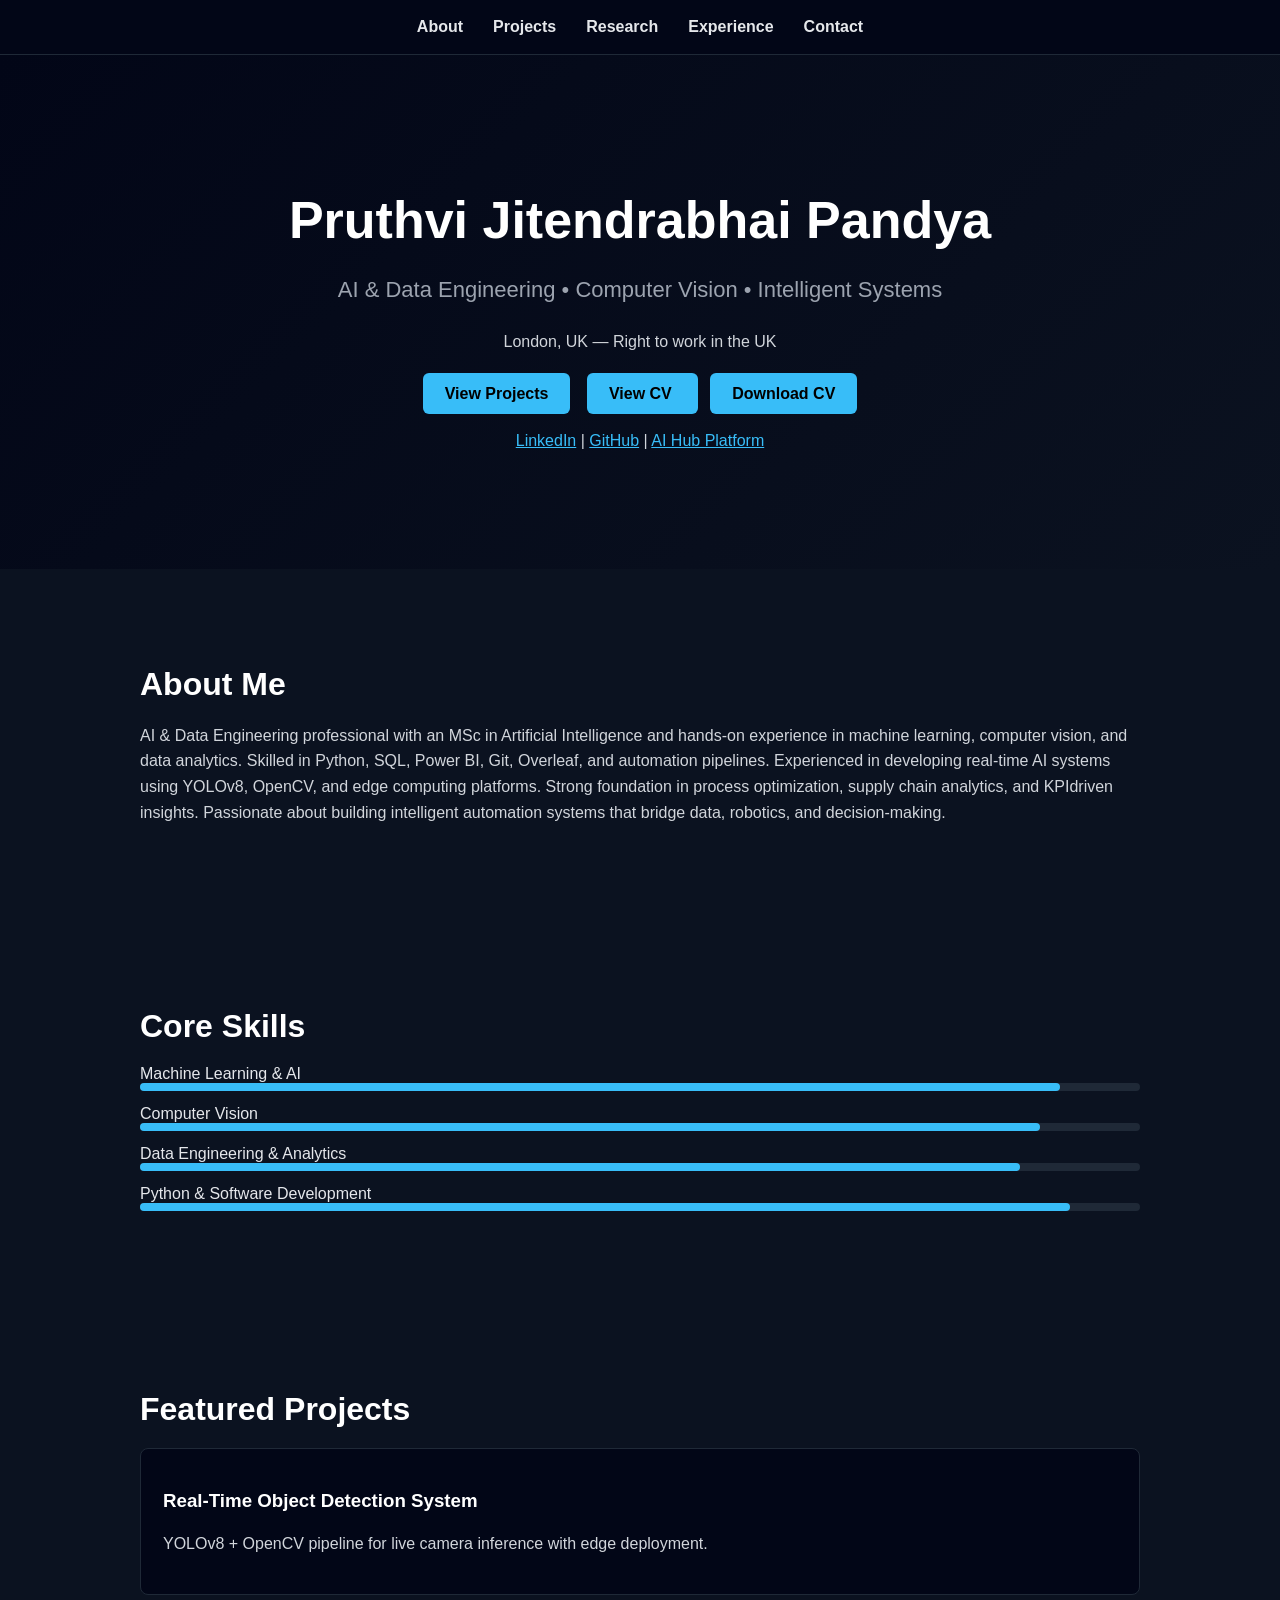
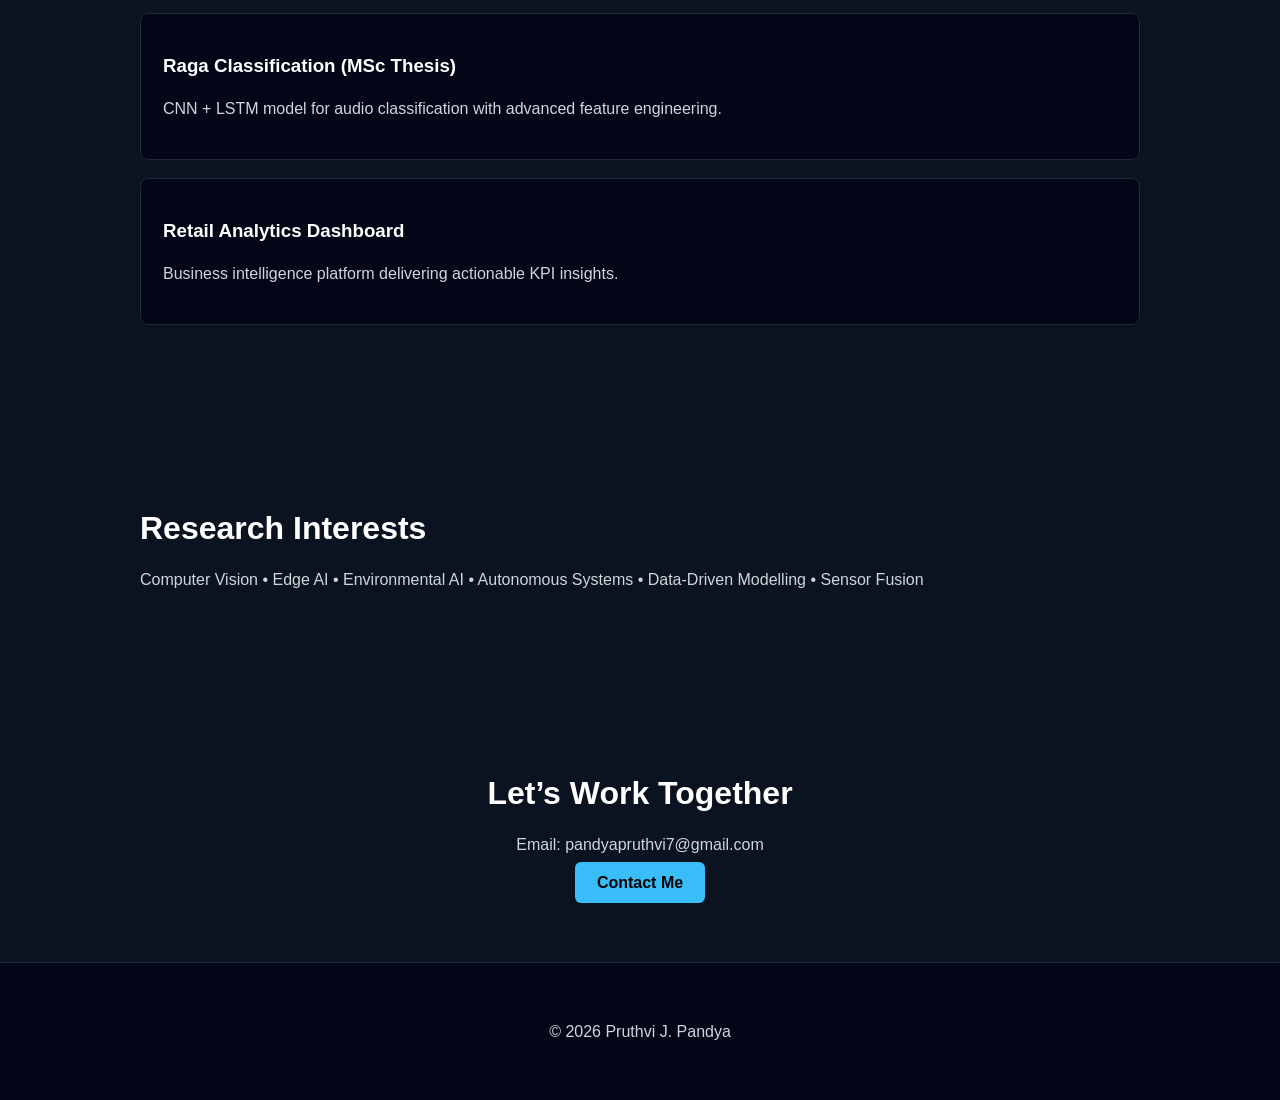
<file: index.html>
<!DOCTYPE html>
<html lang="en">
<head>
<meta charset="UTF-8">
<meta name="viewport" content="width=device-width, initial-scale=1.0">

<title>Pruthvi Pandya — AI Portfolio</title>

<link rel="stylesheet" href="style.css">

<style>

/* ===== WORLD-CLASS DESIGN ===== */

body{
    margin:0;
    font-family:"Inter", Arial, sans-serif;
    background:#0b1220;
    color:#e5e7eb;
}

/* NAVBAR */

nav{
    display:flex;
    justify-content:center;
    gap:30px;
    padding:18px;
    background:#020617;
    border-bottom:1px solid #1f2937;
}

nav a{
    color:#e5e7eb;
    text-decoration:none;
    font-weight:600;
}

nav a:hover{
    color:#38bdf8;
}

/* HERO */

.hero{
    text-align:center;
    padding:100px 20px;
    background:linear-gradient(135deg,#020617,#0b1220);
}

.hero h1{
    font-size:52px;
    margin-bottom:10px;
}

.subtitle{
    font-size:22px;
    color:#9ca3af;
}

.cta{
    margin-top:30px;
}

.btn{
    background:#38bdf8;
    color:black;
    padding:12px 22px;
    border-radius:6px;
    text-decoration:none;
    font-weight:700;
    margin:6px;
}

/* SECTION */

section{
    max-width:1000px;
    margin:auto;
    padding:70px 20px;
}

h2{
    font-size:32px;
    margin-bottom:20px;
}

/* CARDS */

.card{
    background:#020617;
    padding:22px;
    margin:18px 0;
    border-radius:8px;
    border:1px solid #1f2937;
}

/* SKILL BARS */

.skill{
    margin:14px 0;
}

.bar{
    height:8px;
    background:#1f2937;
    border-radius:6px;
}

.fill{
    height:8px;
    background:#38bdf8;
    border-radius:6px;
}

/* FOOTER */

footer{
    text-align:center;
    padding:40px;
    background:#020617;
    border-top:1px solid #1f2937;
}

</style>
</head>

<body>

<!-- NAVBAR -->

<nav>
<a href="about.html">About</a>
<a href="projects.html">Projects</a>
<a href="research.html">Research</a>
<a href="experience.html">Experience</a>
<a href="contact.html">Contact</a>
</nav>

<!-- HERO -->

<div class="hero">

<h1>Pruthvi Jitendrabhai Pandya</h1>

<p class="subtitle">
AI & Data Engineering • Computer Vision • Intelligent Systems
</p>

<p>London, UK — Right to work in the UK</p>

<div class="cta">
<a class="btn" href="projects.html">View Projects</a>
<a class="btn" href="Pruthvi_Pandya_CV.pdf" target="_blank">
View CV
</a>

<a class="btn" href="Pruthvi_Pandya_CV.pdf" download>
Download CV
</a>
</div>

<p style="margin-top:25px;">
<a href="https://www.linkedin.com/in/pandya-pruthvi-6148b0142" target="_blank">LinkedIn</a> |
<a href="https://github.com/pp23441" target="_blank">GitHub</a> |
<a href="https://www.aihubplatform.co.uk/" target="_blank">AI Hub Platform</a>
</p>

</div>

<!-- ABOUT -->

<section>

<h2>About Me</h2>

<p>
AI & Data Engineering professional with an MSc in Artificial Intelligence and hands-on experience in
machine learning, computer vision, and data analytics. Skilled in Python, SQL, Power BI, Git, Overleaf,
and automation pipelines. Experienced in developing real-time AI systems using YOLOv8, OpenCV, and
edge computing platforms. Strong foundation in process optimization, supply chain analytics, and KPIdriven
insights. Passionate about building intelligent automation systems that bridge data, robotics, and
decision-making.
</p>

</section>

<!-- SKILLS -->

<section>

<h2>Core Skills</h2>

<div class="skill">Machine Learning & AI
<div class="bar"><div class="fill" style="width:92%"></div></div>
</div>

<div class="skill">Computer Vision
<div class="bar"><div class="fill" style="width:90%"></div></div>
</div>

<div class="skill">Data Engineering & Analytics
<div class="bar"><div class="fill" style="width:88%"></div></div>
</div>

<div class="skill">Python & Software Development
<div class="bar"><div class="fill" style="width:93%"></div></div>
</div>

</section>

<!-- FEATURED PROJECTS -->

<section>

<h2>Featured Projects</h2>

<div class="card">
<h3>Real-Time Object Detection System</h3>
<p>YOLOv8 + OpenCV pipeline for live camera inference with edge deployment.</p>
</div>

<div class="card">
<h3>Raga Classification (MSc Thesis)</h3>
<p>CNN + LSTM model for audio classification with advanced feature engineering.</p>
</div>

<div class="card">
<h3>Retail Analytics Dashboard</h3>
<p>Business intelligence platform delivering actionable KPI insights.</p>
</div>

</section>

<!-- RESEARCH -->

<section>

<h2>Research Interests</h2>

<p>
Computer Vision • Edge AI • Environmental AI • Autonomous Systems • Data-Driven Modelling • Sensor Fusion
</p>

</section>

<!-- CONTACT CTA -->

<section style="text-align:center">

<h2>Let’s Work Together</h2>

<p>Email: pandyapruthvi7@gmail.com</p>

<a class="btn" href="contact.html">Contact Me</a>

</section>

<footer>
<p>© 2026 Pruthvi J. Pandya</p>
</footer>

</body>
</html>
</file>
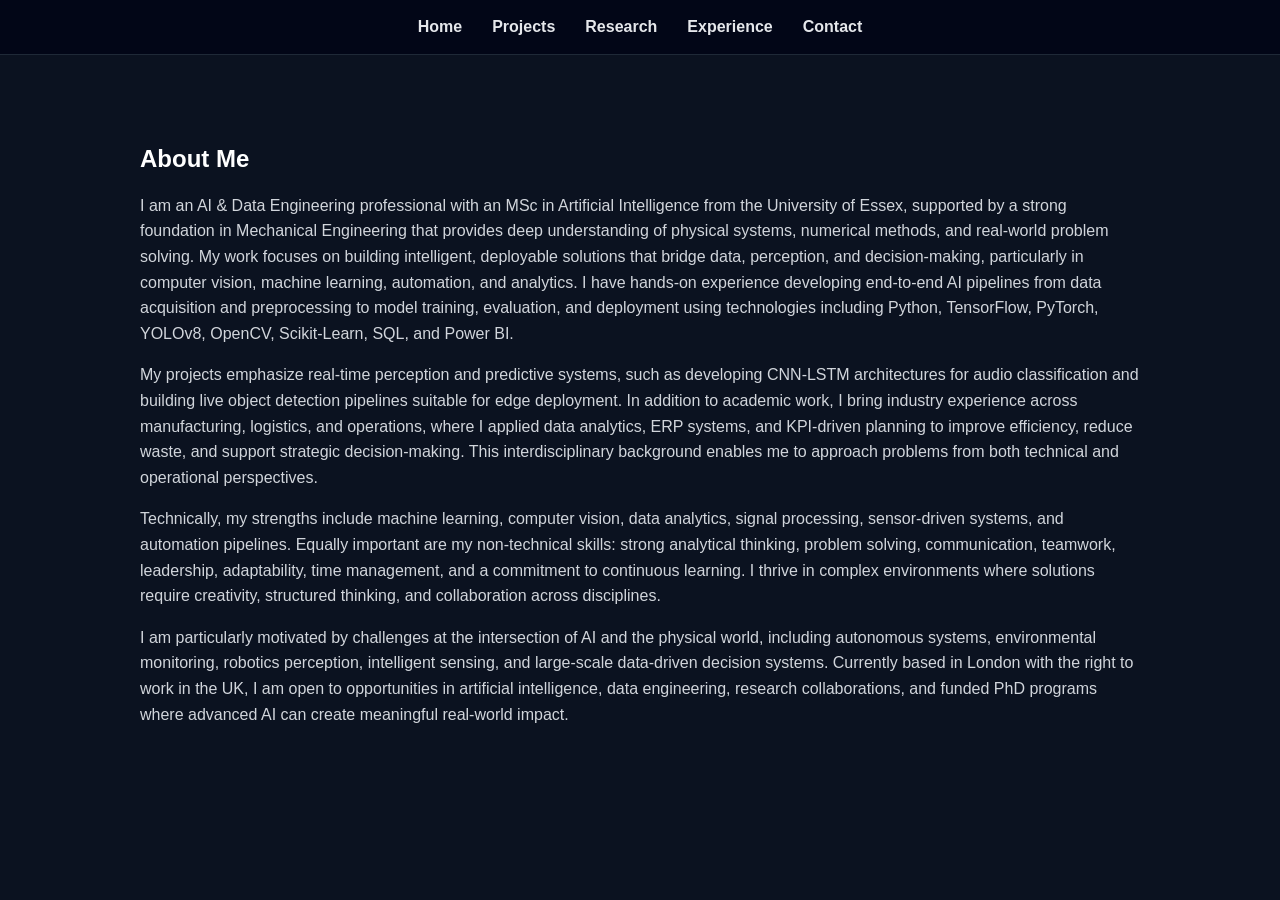
<file: about.html>
<!DOCTYPE html>
<html>
<head>
<title>About — Pruthvi Pandya</title>
<link rel="stylesheet" href="style.css">
</head>

<body>

<nav>
<a href="index.html">Home</a>
<a href="projects.html">Projects</a>
<a href="research.html">Research</a>
<a href="experience.html">Experience</a>
<a href="contact.html">Contact</a>
</nav>

<section>

<h1>About Me</h1>

<p>
I am an AI & Data Engineering professional with an MSc in Artificial Intelligence from the University of Essex, supported by a strong foundation in Mechanical Engineering that provides deep understanding of physical systems, numerical methods, and real-world problem solving. My work focuses on building intelligent, deployable solutions that bridge data, perception, and decision-making, particularly in computer vision, machine learning, automation, and analytics. I have hands-on experience developing end-to-end AI pipelines from data acquisition and preprocessing to model training, evaluation, and deployment using technologies including Python, TensorFlow, PyTorch, YOLOv8, OpenCV, Scikit-Learn, SQL, and Power BI.
</p>

<p>
My projects emphasize real-time perception and predictive systems, such as developing CNN-LSTM architectures for audio classification and building live object detection pipelines suitable for edge deployment. In addition to academic work, I bring industry experience across manufacturing, logistics, and operations, where I applied data analytics, ERP systems, and KPI-driven planning to improve efficiency, reduce waste, and support strategic decision-making. This interdisciplinary background enables me to approach problems from both technical and operational perspectives.
</p>
  
<p>
Technically, my strengths include machine learning, computer vision, data analytics, signal processing, sensor-driven systems, and automation pipelines. Equally important are my non-technical skills: strong analytical thinking, problem solving, communication, teamwork, leadership, adaptability, time management, and a commitment to continuous learning. I thrive in complex environments where solutions require creativity, structured thinking, and collaboration across disciplines.
</p>
<p>
I am particularly motivated by challenges at the intersection of AI and the physical world, including autonomous systems, environmental monitoring, robotics perception, intelligent sensing, and large-scale data-driven decision systems. Currently based in London with the right to work in the UK, I am open to opportunities in artificial intelligence, data engineering, research collaborations, and funded PhD programs where advanced AI can create meaningful real-world impact.
</p>
  

</section>

</body>
</html>
</file>
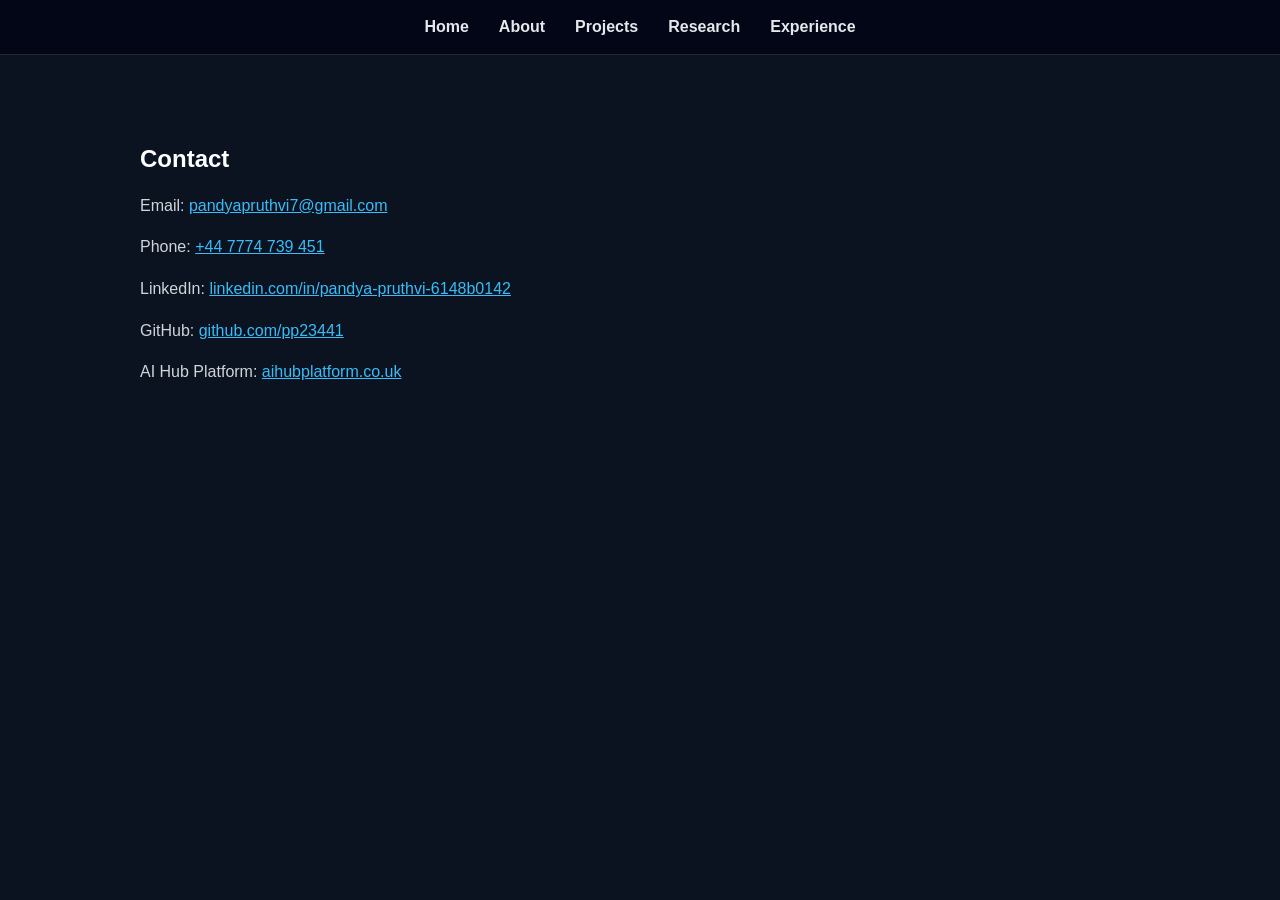
<file: contact.html>
<!DOCTYPE html>
<html>
<head>
<title>Contact — Pruthvi Pandya</title>
<link rel="stylesheet" href="style.css">
</head>

<body>

<nav>
<a href="index.html">Home</a>
<a href="about.html">About</a>
<a href="projects.html">Projects</a>
<a href="research.html">Research</a>
<a href="experience.html">Experience</a>
</nav>

<section>

<h1>Contact</h1>

<p>Email: <a href="mailto:pandyapruthvi7@gmail.com">pandyapruthvi7@gmail.com</a></p>

<p>Phone: <a href="tel:+447774739451">+44 7774 739 451</a></p>

<p>
LinkedIn: <a href="https://www.linkedin.com/in/pandya-pruthvi-6148b0142" target="_blank">
linkedin.com/in/pandya-pruthvi-6148b0142
</a>
</p>

<p>
GitHub: <a href="https://github.com/pp23441" target="_blank">
github.com/pp23441
</a>
</p>

<p>
AI Hub Platform: <a href="https://www.aihubplatform.co.uk/" target="_blank">
aihubplatform.co.uk
</a>
</p>

</section>

</body>
</html>
</file>
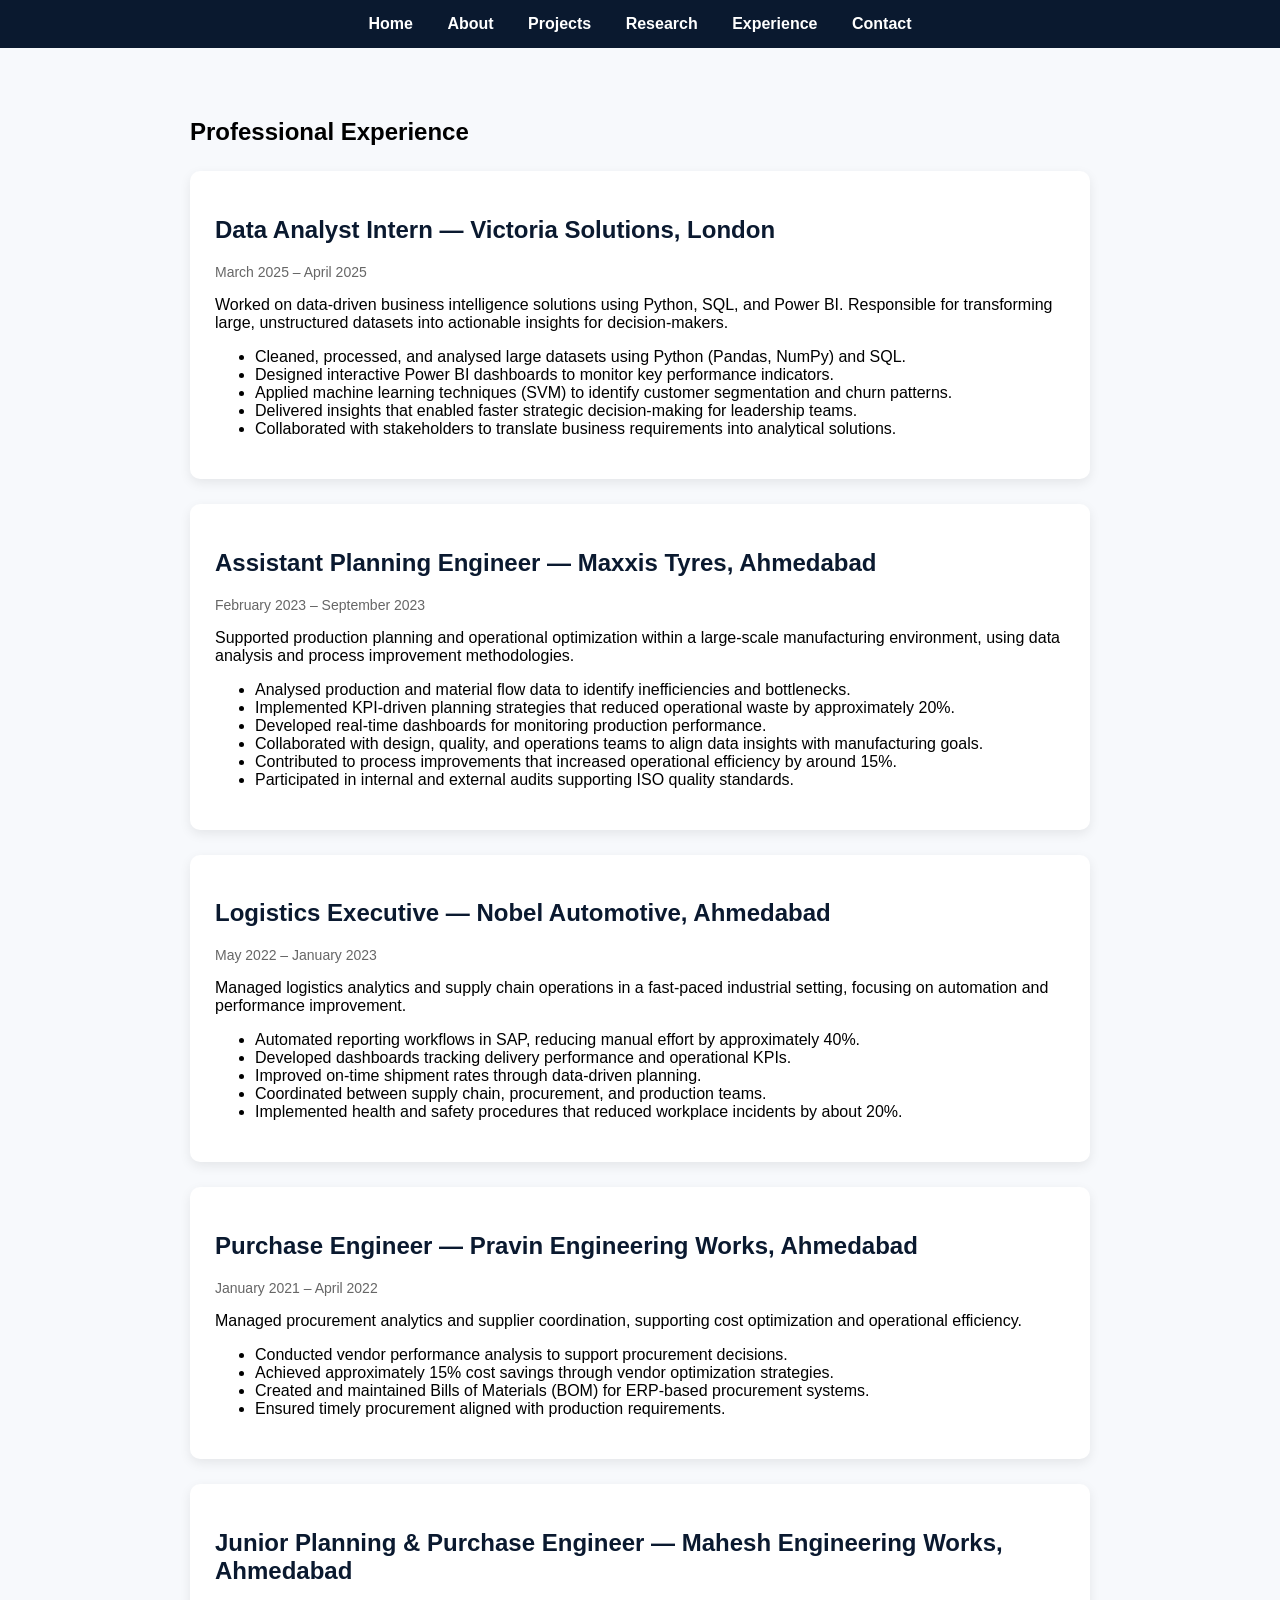
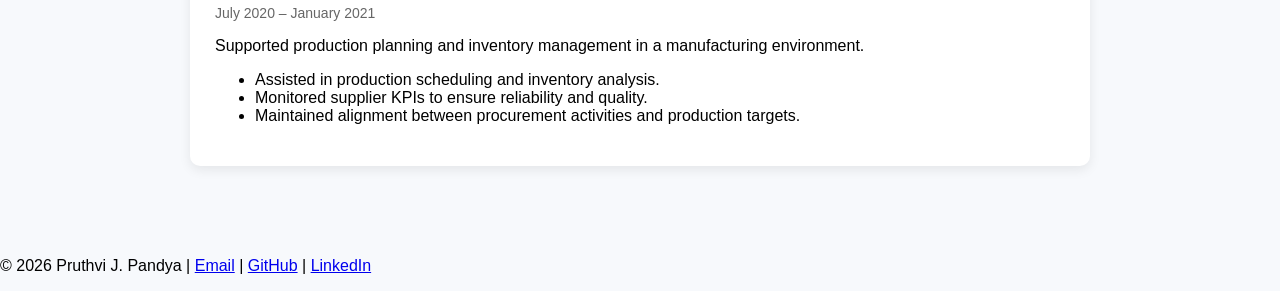
<file: experience.html>
<!DOCTYPE html>
<html>
<head>
<title>Experience — Pruthvi Pandya</title>
<meta name="viewport" content="width=device-width, initial-scale=1">

<style>
body{
    margin:0;
    font-family:Arial, sans-serif;
    background:#f7f9fc;
}

nav{
    background:#0a192f;
    padding:15px;
    text-align:center;
}

nav a{
    color:white;
    margin:0 15px;
    text-decoration:none;
    font-weight:bold;
}

section{
    max-width:900px;
    margin:auto;
    padding:50px 20px;
}

.card{
    background:white;
    padding:25px;
    margin:25px 0;
    border-radius:10px;
    box-shadow:0 4px 12px rgba(0,0,0,0.08);
}

h2{
    color:#0a192f;
}

.date{
    color:#666;
    font-size:14px;
}
</style>
</head>

<body>

<nav>
<a href="index.html">Home</a>
<a href="about.html">About</a>
<a href="projects.html">Projects</a>
<a href="research.html">Research</a>
<a href="experience.html">Experience</a>
<a href="contact.html">Contact</a>
</nav>

<section>

<h1>Professional Experience</h1>

<!-- DATA ANALYST INTERN -->

<div class="card">
<h2>Data Analyst Intern — Victoria Solutions, London</h2>
<p class="date">March 2025 – April 2025</p>

<p>
Worked on data-driven business intelligence solutions using Python, SQL, and Power BI. Responsible for transforming large, unstructured datasets into actionable insights for decision-makers.
</p>

<ul>
<li>Cleaned, processed, and analysed large datasets using Python (Pandas, NumPy) and SQL.</li>
<li>Designed interactive Power BI dashboards to monitor key performance indicators.</li>
<li>Applied machine learning techniques (SVM) to identify customer segmentation and churn patterns.</li>
<li>Delivered insights that enabled faster strategic decision-making for leadership teams.</li>
<li>Collaborated with stakeholders to translate business requirements into analytical solutions.</li>
</ul>

</div>

<!-- ASSISTANT PLANNING ENGINEER -->

<div class="card">
<h2>Assistant Planning Engineer — Maxxis Tyres, Ahmedabad</h2>
<p class="date">February 2023 – September 2023</p>

<p>
Supported production planning and operational optimization within a large-scale manufacturing environment, using data analysis and process improvement methodologies.
</p>

<ul>
<li>Analysed production and material flow data to identify inefficiencies and bottlenecks.</li>
<li>Implemented KPI-driven planning strategies that reduced operational waste by approximately 20%.</li>
<li>Developed real-time dashboards for monitoring production performance.</li>
<li>Collaborated with design, quality, and operations teams to align data insights with manufacturing goals.</li>
<li>Contributed to process improvements that increased operational efficiency by around 15%.</li>
<li>Participated in internal and external audits supporting ISO quality standards.</li>
</ul>

</div>

<!-- LOGISTICS EXECUTIVE -->

<div class="card">
<h2>Logistics Executive — Nobel Automotive, Ahmedabad</h2>
<p class="date">May 2022 – January 2023</p>

<p>
Managed logistics analytics and supply chain operations in a fast-paced industrial setting, focusing on automation and performance improvement.
</p>

<ul>
<li>Automated reporting workflows in SAP, reducing manual effort by approximately 40%.</li>
<li>Developed dashboards tracking delivery performance and operational KPIs.</li>
<li>Improved on-time shipment rates through data-driven planning.</li>
<li>Coordinated between supply chain, procurement, and production teams.</li>
<li>Implemented health and safety procedures that reduced workplace incidents by about 20%.</li>
</ul>

</div>

<!-- PURCHASE ENGINEER -->

<div class="card">
<h2>Purchase Engineer — Pravin Engineering Works, Ahmedabad</h2>
<p class="date">January 2021 – April 2022</p>

<p>
Managed procurement analytics and supplier coordination, supporting cost optimization and operational efficiency.
</p>

<ul>
<li>Conducted vendor performance analysis to support procurement decisions.</li>
<li>Achieved approximately 15% cost savings through vendor optimization strategies.</li>
<li>Created and maintained Bills of Materials (BOM) for ERP-based procurement systems.</li>
<li>Ensured timely procurement aligned with production requirements.</li>
</ul>

</div>

<!-- JUNIOR ENGINEER -->

<div class="card">
<h2>Junior Planning & Purchase Engineer — Mahesh Engineering Works, Ahmedabad</h2>
<p class="date">July 2020 – January 2021</p>

<p>
Supported production planning and inventory management in a manufacturing environment.
</p>

<ul>
<li>Assisted in production scheduling and inventory analysis.</li>
<li>Monitored supplier KPIs to ensure reliability and quality.</li>
<li>Maintained alignment between procurement activities and production targets.</li>
</ul>

</div>

</section>
    <footer>
<p>
© 2026 Pruthvi J. Pandya |
<a href="mailto:pandyapruthvi7@gmail.com">Email</a> |
<a href="https://github.com/pp23441" target="_blank">GitHub</a> |
<a href="https://www.linkedin.com/in/pandya-pruthvi-6148b0142" target="_blank">LinkedIn</a>
</p>
</footer>

</body>
</html>
</file>
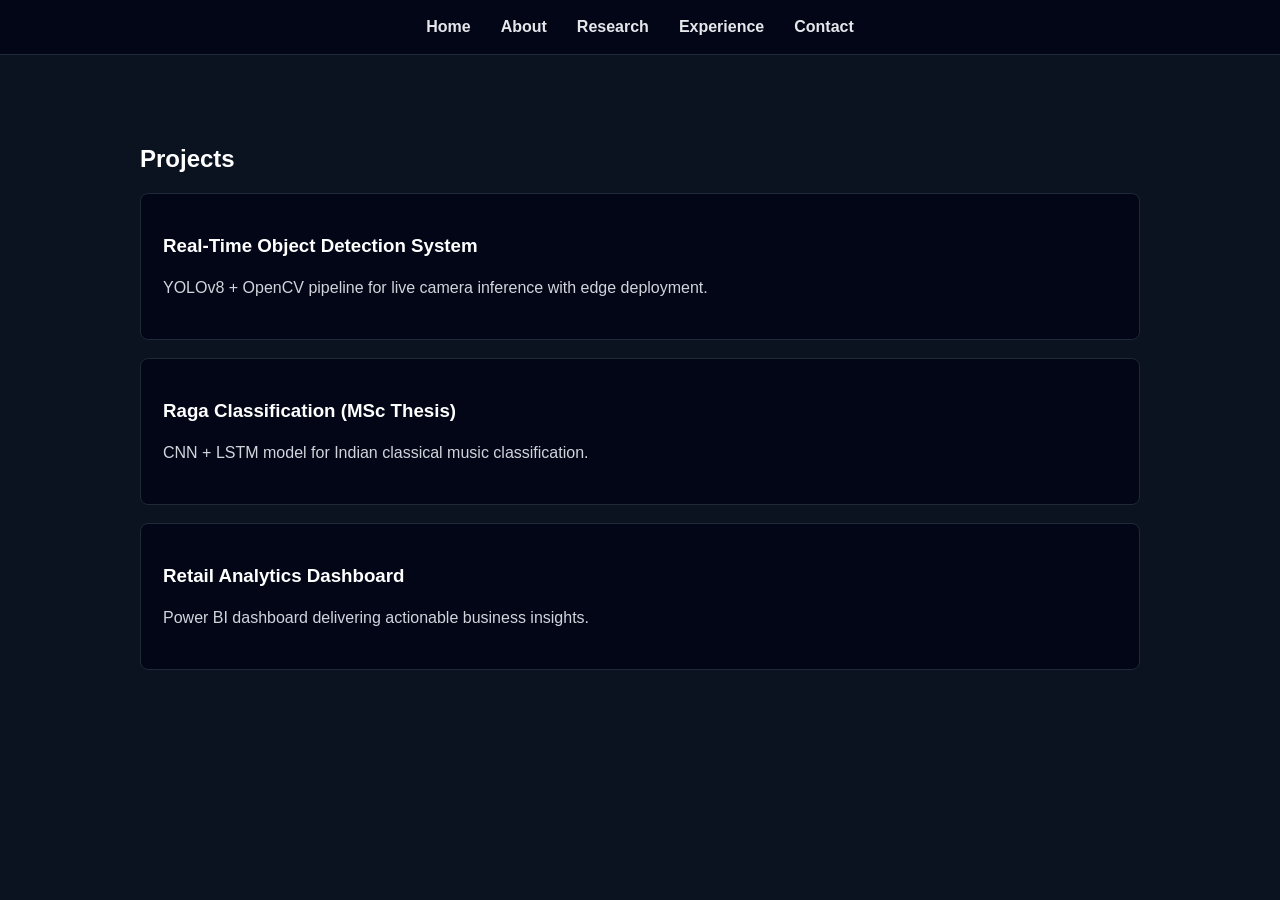
<file: projects.html>
<!DOCTYPE html>
<html>
<head>
<title>Projects — Pruthvi Pandya</title>
<link rel="stylesheet" href="style.css">
</head>

<body>

<nav>
<a href="index.html">Home</a>
<a href="about.html">About</a>
<a href="research.html">Research</a>
<a href="experience.html">Experience</a>
<a href="contact.html">Contact</a>
</nav>

<section>

<h1>Projects</h1>

<div class="card">
<h3>Real-Time Object Detection System</h3>
<p>YOLOv8 + OpenCV pipeline for live camera inference with edge deployment.</p>
</div>

<div class="card">
<h3>Raga Classification (MSc Thesis)</h3>
<p>CNN + LSTM model for Indian classical music classification.</p>
</div>

<div class="card">
<h3>Retail Analytics Dashboard</h3>
<p>Power BI dashboard delivering actionable business insights.</p>
</div>

</section>

</body>
</html>
</file>
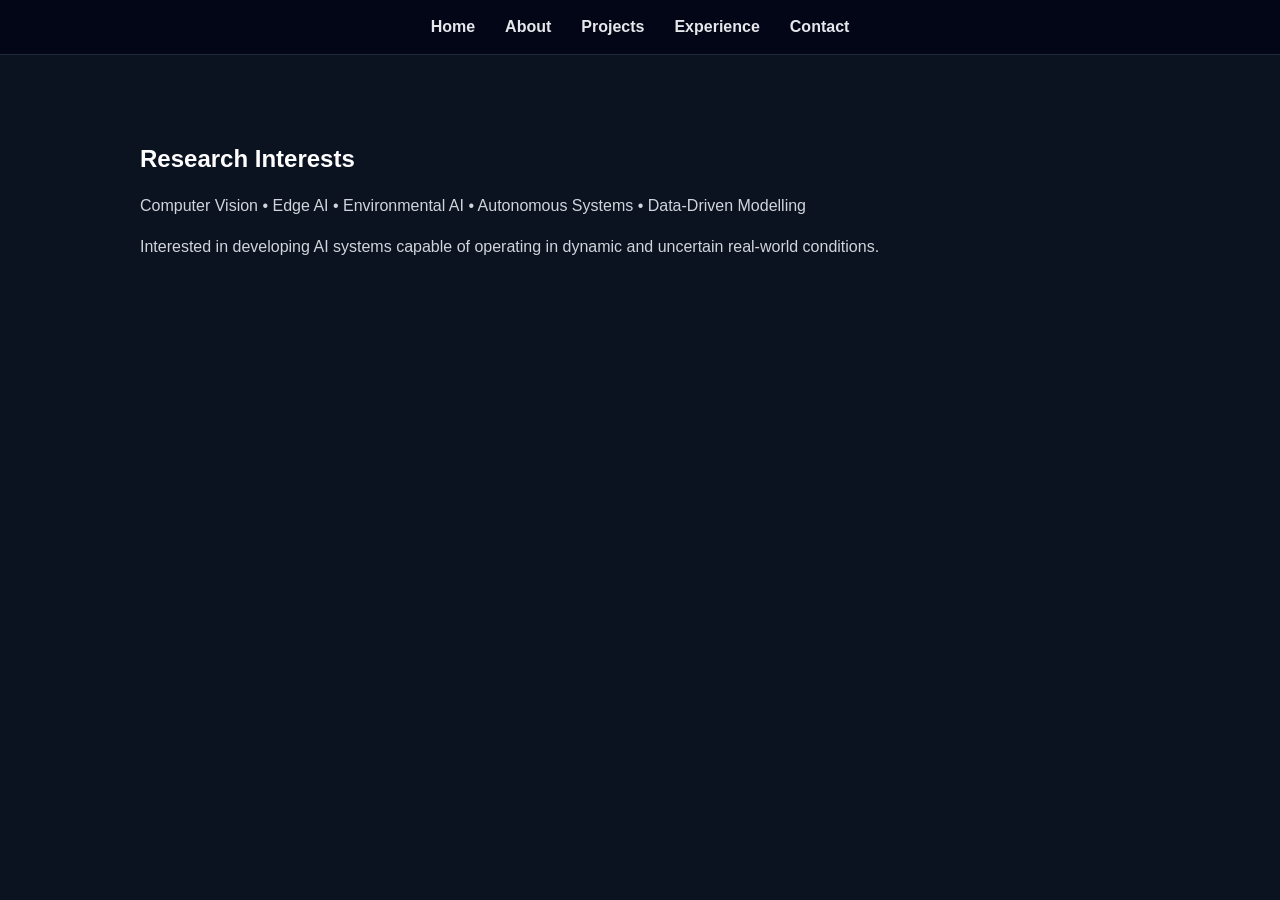
<file: research.html>
<!DOCTYPE html>
<html>
<head>
<title>Research — Pruthvi Pandya</title>
<link rel="stylesheet" href="style.css">
</head>

<body>

<nav>
<a href="index.html">Home</a>
<a href="about.html">About</a>
<a href="projects.html">Projects</a>
<a href="experience.html">Experience</a>
<a href="contact.html">Contact</a>
</nav>

<section>

<h1>Research Interests</h1>

<p>
Computer Vision • Edge AI • Environmental AI • Autonomous Systems • Data-Driven Modelling
</p>

<p>
Interested in developing AI systems capable of operating in dynamic and uncertain real-world conditions.
</p>

</section>

</body>
</html>
</file>
<file: style.css>
/* ===== GLOBAL RESET ===== */

body{
    margin:0;
    font-family:"Inter", Arial, sans-serif;
    background:#0b1220;
    color:#e5e7eb;
}

/* NAVBAR */

nav{
    display:flex;
    justify-content:center;
    gap:30px;
    padding:18px;
    background:#020617;
    border-bottom:1px solid #1f2937;
}

nav a{
    color:#e5e7eb;
    text-decoration:none;
    font-weight:600;
}

nav a:hover{
    color:#38bdf8;
}

/* PAGE CONTAINER */

section{
    max-width:1000px;
    margin:auto;
    padding:70px 20px;
}

/* HEADINGS */

h1, h2, h3{
    color:#ffffff;
}

/* PARAGRAPHS */

p{
    color:#d1d5db;
    line-height:1.6;
}

/* CARDS */

.card{
    background:#020617;
    padding:22px;
    margin:18px 0;
    border-radius:8px;
    border:1px solid #1f2937;
}

/* LINKS */

a{
    color:#38bdf8;
}

/* BUTTON */

.btn{
    background:#38bdf8;
    color:black;
    padding:12px 22px;
    border-radius:6px;
    text-decoration:none;
    font-weight:700;
}

/* FOOTER */

footer{
    text-align:center;
    padding:40px;
    background:#020617;
    border-top:1px solid #1f2937;
}
</file>
